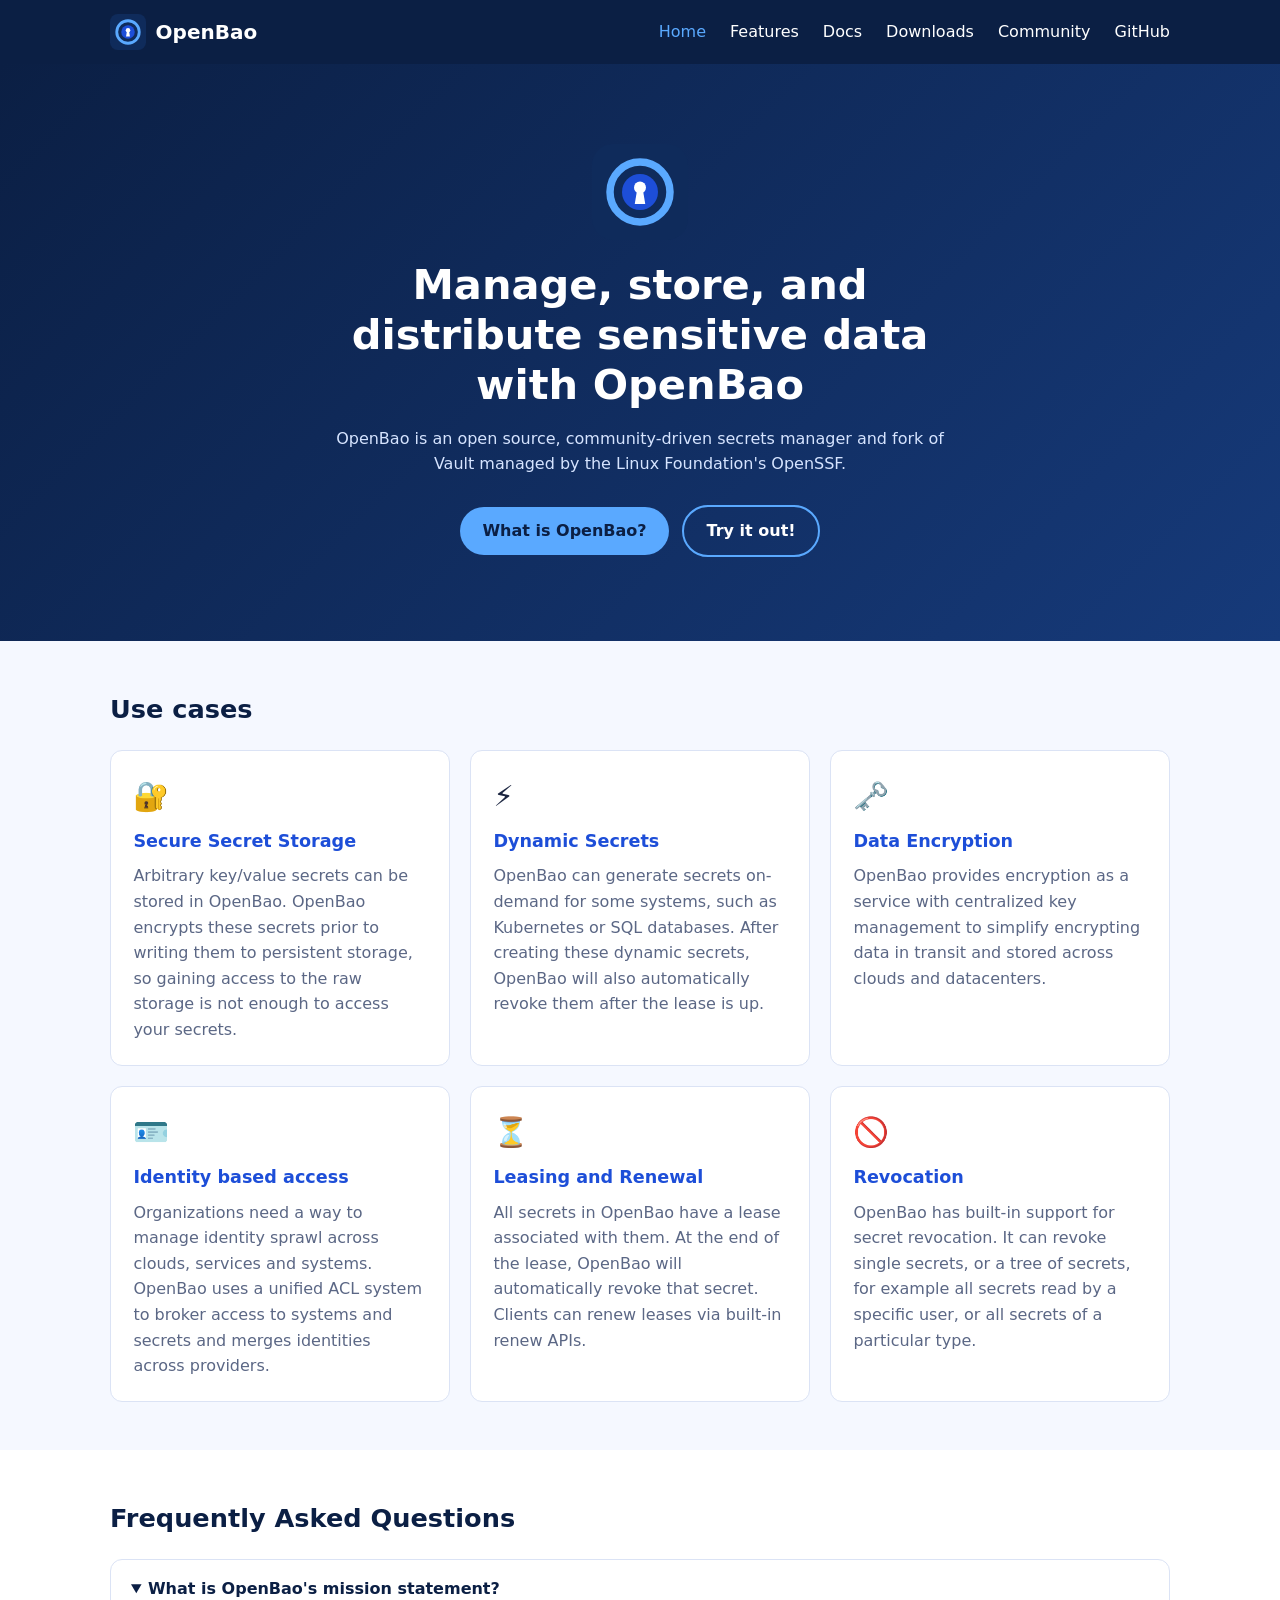
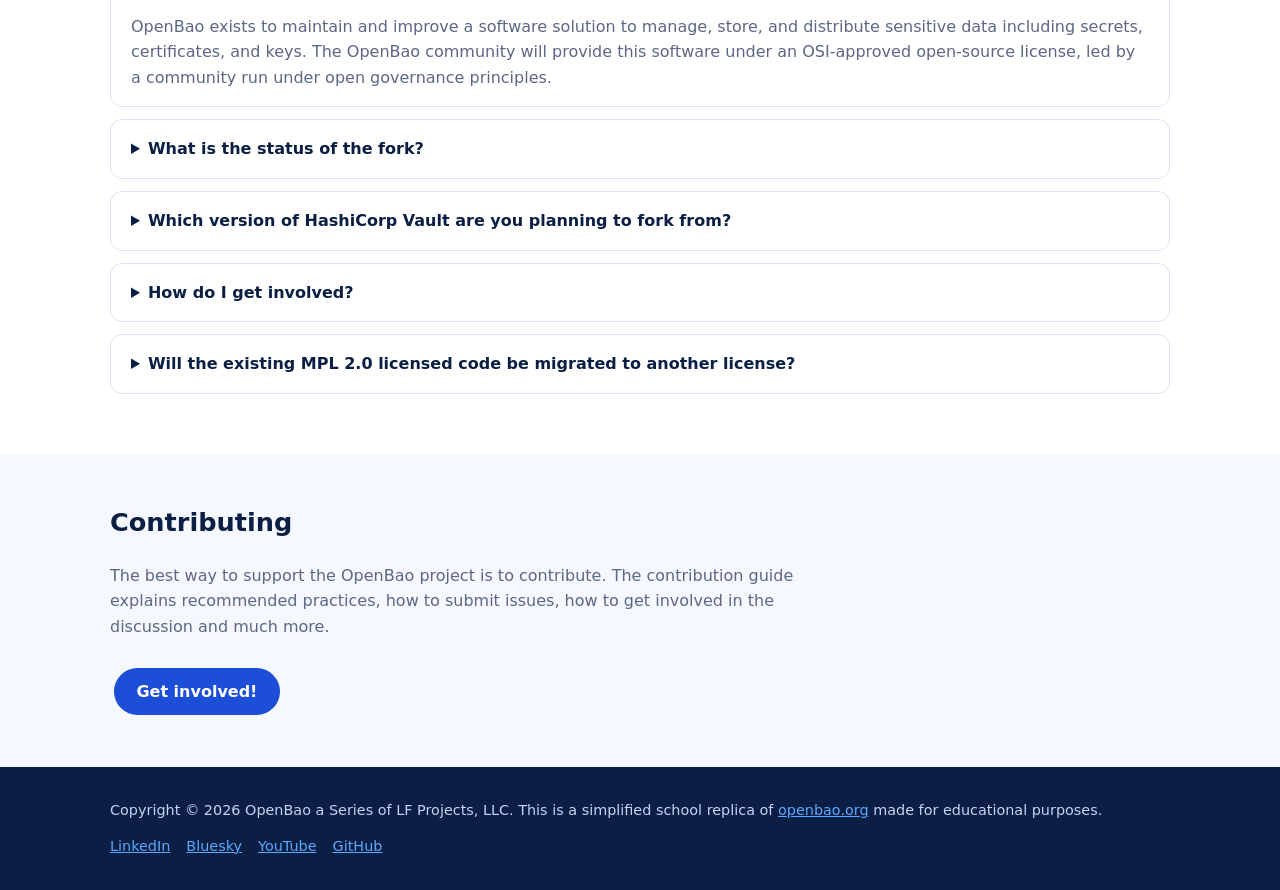
<file: index.html>
<!DOCTYPE html>
<html lang="en">
<head>
  <!-- Codificación y adaptación a móviles (necesario para que sea responsivo) -->
  <meta charset="UTF-8">
  <meta name="viewport" content="width=device-width, initial-scale=1.0">
  <meta name="description" content="OpenBao is an open source, community-driven fork of HashiCorp Vault managed by the Linux Foundation to manage, store, and distribute sensitive data.">
  <!-- Título de la pestaña del navegador -->
  <title>OpenBao</title>
  <!-- Favicon (icono de la pestaña) -->
  <link rel="icon" type="image/svg+xml" href="img/favicon.svg">
  <!-- Hoja de estilos -->
  <link rel="stylesheet" href="css/style.css">
  <!-- Script del menú móvil (defer: se ejecuta cuando carga el HTML) -->
  <script src="js/main.js" defer></script>
</head>
<body>
  <!-- ===== CABECERA CON LOGO Y MENÚ (igual en todas las páginas) ===== -->
  <header class="cabecera">
    <div class="contenedor">
      <a class="marca" href="index.html"><img src="img/logo.svg" alt="OpenBao logo">OpenBao</a>
      <!-- Botón hamburguesa (solo se ve en móvil) -->
      <button class="boton-menu" id="boton-menu" aria-label="Open menu" aria-expanded="false">&#9776;</button>
      <nav aria-label="Main">
        <ul class="menu" id="menu">
        <li><a href="index.html" class="activo" aria-current="page">Home</a></li>
        <li><a href="caracteristicas.html">Features</a></li>
        <li><a href="documentacion.html">Docs</a></li>
        <li><a href="descargas.html">Downloads</a></li>
        <li><a href="comunidad.html">Community</a></li>
          <li><a href="https://github.com/openbao/openbao" target="_blank" rel="noopener">GitHub</a></li>
        </ul>
      </nav>
    </div>
  </header>

  <main id="contenido">
    <!-- ===== PORTADA (HERO) ===== -->
    <div class="hero">
      <div class="contenedor">
        <img class="hero-logo" src="img/logo.svg" alt="">
        <h1>Manage, store, and distribute sensitive data with OpenBao</h1>
        <p>OpenBao is an open source, community-driven secrets manager and fork of Vault managed by the Linux Foundation's OpenSSF.</p>
        <a class="boton boton-principal" href="documentacion.html">What is OpenBao?</a>
        <a class="boton boton-secundario" href="descargas.html">Try it out!</a>
      </div>
    </div>

    <!-- ===== CASOS DE USO: 6 tarjetas (1 columna en móvil, 2 en tablet, 3 en escritorio) ===== -->
    <section>
      <div class="contenedor">
        <h2>Use cases</h2>
        <div class="rejilla tres">
        <article class="tarjeta">
          <div class="icono" aria-hidden="true">🔐</div>
          <h3>Secure Secret Storage</h3>
          <p>Arbitrary key/value secrets can be stored in OpenBao. OpenBao encrypts these secrets prior to writing them to persistent storage, so gaining access to the raw storage is not enough to access your secrets.</p>
        </article>
        <article class="tarjeta">
          <div class="icono" aria-hidden="true">⚡</div>
          <h3>Dynamic Secrets</h3>
          <p>OpenBao can generate secrets on-demand for some systems, such as Kubernetes or SQL databases. After creating these dynamic secrets, OpenBao will also automatically revoke them after the lease is up.</p>
        </article>
        <article class="tarjeta">
          <div class="icono" aria-hidden="true">🗝️</div>
          <h3>Data Encryption</h3>
          <p>OpenBao provides encryption as a service with centralized key management to simplify encrypting data in transit and stored across clouds and datacenters.</p>
        </article>
        <article class="tarjeta">
          <div class="icono" aria-hidden="true">🪪</div>
          <h3>Identity based access</h3>
          <p>Organizations need a way to manage identity sprawl across clouds, services and systems. OpenBao uses a unified ACL system to broker access to systems and secrets and merges identities across providers.</p>
        </article>
        <article class="tarjeta">
          <div class="icono" aria-hidden="true">⏳</div>
          <h3>Leasing and Renewal</h3>
          <p>All secrets in OpenBao have a lease associated with them. At the end of the lease, OpenBao will automatically revoke that secret. Clients can renew leases via built-in renew APIs.</p>
        </article>
        <article class="tarjeta">
          <div class="icono" aria-hidden="true">🚫</div>
          <h3>Revocation</h3>
          <p>OpenBao has built-in support for secret revocation. It can revoke single secrets, or a tree of secrets, for example all secrets read by a specific user, or all secrets of a particular type.</p>
        </article>
        </div>
      </div>
    </section>

    <!-- ===== PREGUNTAS FRECUENTES (desplegables con <details>) ===== -->
    <section class="fondo-blanco">
      <div class="contenedor">
        <h2>Frequently Asked Questions</h2>
      <details open>
        <summary>What is OpenBao's mission statement?</summary>
        <p>OpenBao exists to maintain and improve a software solution to manage, store, and distribute sensitive data including secrets, certificates, and keys. The OpenBao community will provide this software under an OSI-approved open-source license, led by a community run under open governance principles.</p>
      </details>
      <details>
        <summary>What is the status of the fork?</summary>
        <p>OpenBao is an open source, community-driven fork of HashiCorp Vault, managed by the Linux Foundation. See the <a href="comunidad.html">Community</a> page to follow its progress.</p>
      </details>
      <details>
        <summary>Which version of HashiCorp Vault are you planning to fork from?</summary>
        <p>OpenBao is based on the last version of Vault released under the MPL 2.0 license. Check the official documentation for the exact details.</p>
      </details>
      <details>
        <summary>How do I get involved?</summary>
        <p>The best way is to contribute: open issues, join the discussion and send code through the project's GitHub repository. See the <a href="comunidad.html">Community</a> page.</p>
      </details>
      <details>
        <summary>Will the existing MPL 2.0 licensed code be migrated to another license?</summary>
        <p>No. The OpenBao project keeps the existing MPL 2.0 licensed code under its open-source license. Check the official project policies for details.</p>
      </details>
      </div>
    </section>

    <!-- ===== CÓMO CONTRIBUIR ===== -->
    <section>
      <div class="contenedor">
        <h2>Contributing</h2>
        <p class="intro">The best way to support the OpenBao project is to contribute. The contribution guide explains recommended practices, how to submit issues, how to get involved in the discussion and much more.</p>
        <a class="boton boton-azul" href="https://github.com/openbao/openbao/blob/main/CONTRIBUTING.md" target="_blank" rel="noopener">Get involved!</a>
      </div>
    </section>
  </main>

  <!-- ===== PIE DE PÁGINA (igual en todas las páginas) ===== -->
  <footer class="pie">
    <div class="contenedor">
      <p>Copyright &copy; 2026 OpenBao a Series of LF Projects, LLC. This is a simplified school replica of
      <a href="https://openbao.org" target="_blank" rel="noopener">openbao.org</a> made for educational purposes.</p>
      <div class="redes">
        <a href="https://linkedin.com/company/openbao" target="_blank" rel="noopener">LinkedIn</a>
        <a href="https://bsky.app/profile/openbao-official.bsky.social" target="_blank" rel="noopener">Bluesky</a>
        <a href="https://www.youtube.com/@OpenBao" target="_blank" rel="noopener">YouTube</a>
        <a href="https://github.com/openbao/openbao" target="_blank" rel="noopener">GitHub</a>
      </div>
    </div>
  </footer>
</body>
</html>
</file>
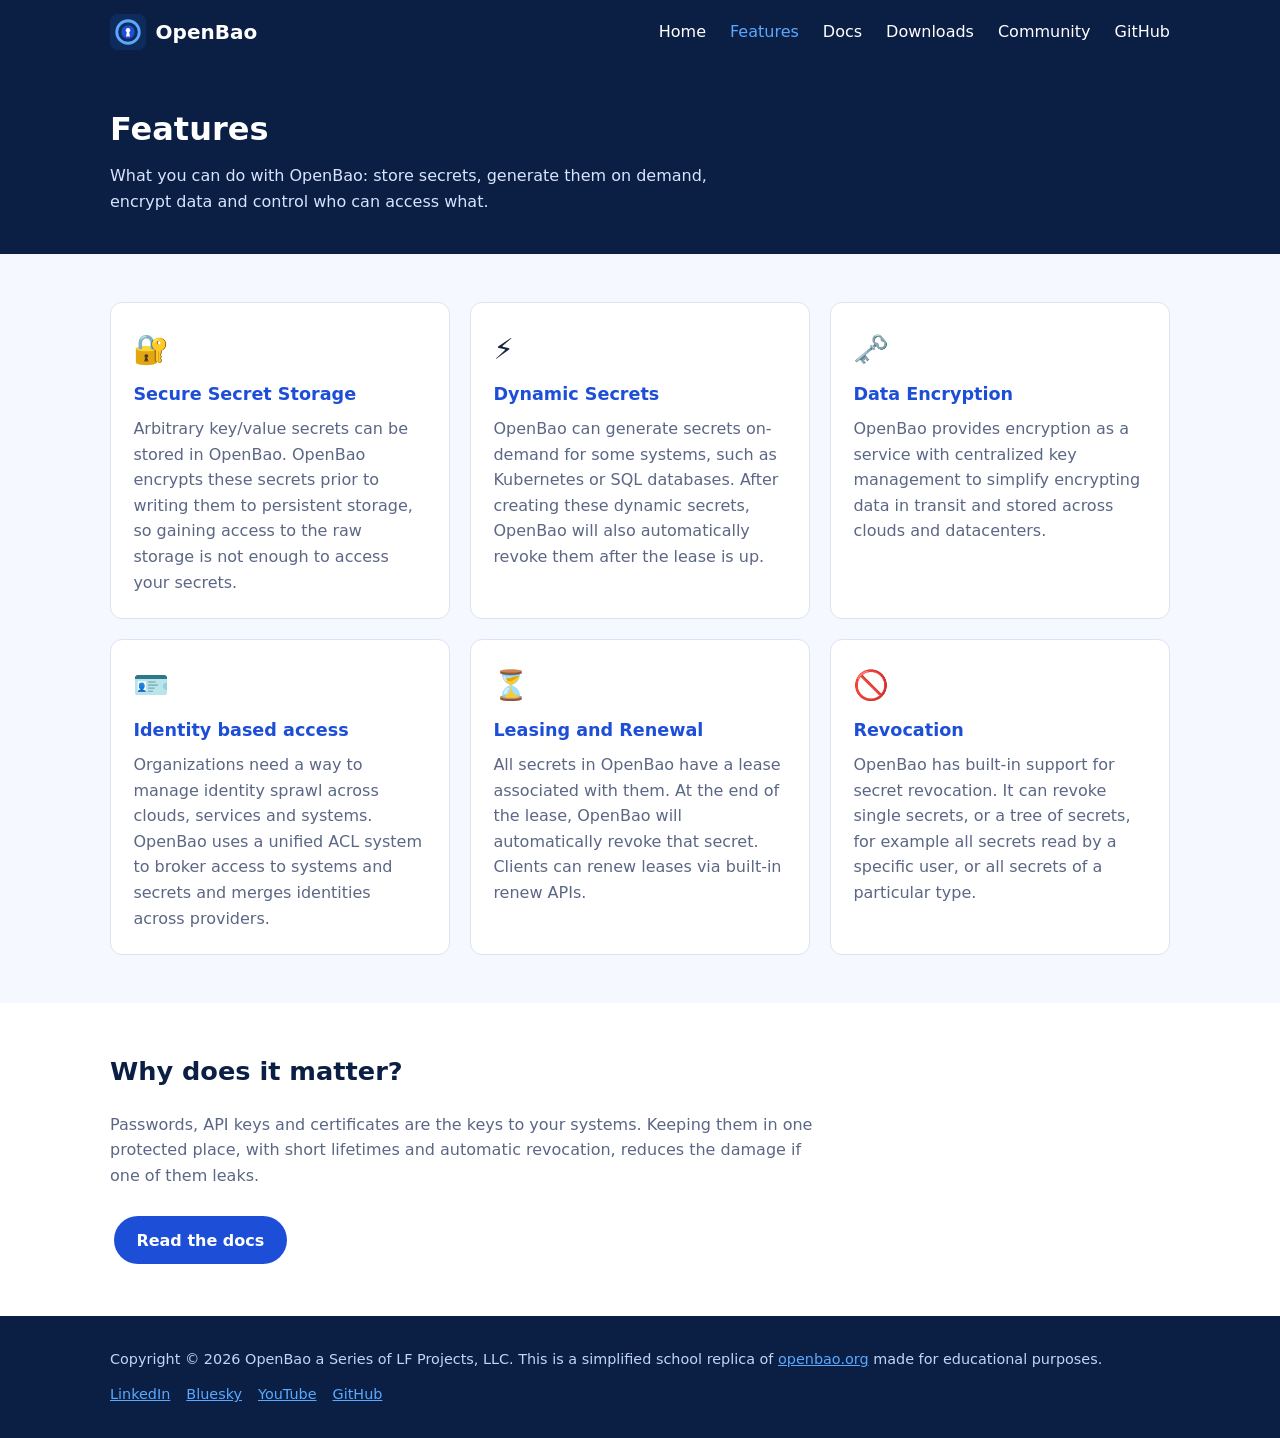
<file: caracteristicas.html>
<!DOCTYPE html>
<html lang="en">
<head>
  <!-- Codificación y adaptación a móviles (necesario para que sea responsivo) -->
  <meta charset="UTF-8">
  <meta name="viewport" content="width=device-width, initial-scale=1.0">
  <meta name="description" content="Use cases of OpenBao: secret storage, dynamic secrets, encryption, identity-based access, leasing and revocation.">
  <!-- Título de la pestaña del navegador -->
  <title>Features | OpenBao</title>
  <!-- Favicon (icono de la pestaña) -->
  <link rel="icon" type="image/svg+xml" href="img/favicon.svg">
  <!-- Hoja de estilos -->
  <link rel="stylesheet" href="css/style.css">
  <!-- Script del menú móvil (defer: se ejecuta cuando carga el HTML) -->
  <script src="js/main.js" defer></script>
</head>
<body>
  <!-- ===== CABECERA CON LOGO Y MENÚ (igual en todas las páginas) ===== -->
  <header class="cabecera">
    <div class="contenedor">
      <a class="marca" href="index.html"><img src="img/logo.svg" alt="OpenBao logo">OpenBao</a>
      <!-- Botón hamburguesa (solo se ve en móvil) -->
      <button class="boton-menu" id="boton-menu" aria-label="Open menu" aria-expanded="false">&#9776;</button>
      <nav aria-label="Main">
        <ul class="menu" id="menu">
        <li><a href="index.html">Home</a></li>
        <li><a href="caracteristicas.html" class="activo" aria-current="page">Features</a></li>
        <li><a href="documentacion.html">Docs</a></li>
        <li><a href="descargas.html">Downloads</a></li>
        <li><a href="comunidad.html">Community</a></li>
          <li><a href="https://github.com/openbao/openbao" target="_blank" rel="noopener">GitHub</a></li>
        </ul>
      </nav>
    </div>
  </header>

  <main id="contenido">
    <div class="cabecera-pagina"><div class="contenedor">
      <h1>Features</h1>
      <p>What you can do with OpenBao: store secrets, generate them on demand, encrypt data and control who can access what.</p>
    </div></div>
    <section>
      <div class="contenedor">
        <div class="rejilla tres">
        <article class="tarjeta">
          <div class="icono" aria-hidden="true">🔐</div>
          <h3>Secure Secret Storage</h3>
          <p>Arbitrary key/value secrets can be stored in OpenBao. OpenBao encrypts these secrets prior to writing them to persistent storage, so gaining access to the raw storage is not enough to access your secrets.</p>
        </article>
        <article class="tarjeta">
          <div class="icono" aria-hidden="true">⚡</div>
          <h3>Dynamic Secrets</h3>
          <p>OpenBao can generate secrets on-demand for some systems, such as Kubernetes or SQL databases. After creating these dynamic secrets, OpenBao will also automatically revoke them after the lease is up.</p>
        </article>
        <article class="tarjeta">
          <div class="icono" aria-hidden="true">🗝️</div>
          <h3>Data Encryption</h3>
          <p>OpenBao provides encryption as a service with centralized key management to simplify encrypting data in transit and stored across clouds and datacenters.</p>
        </article>
        <article class="tarjeta">
          <div class="icono" aria-hidden="true">🪪</div>
          <h3>Identity based access</h3>
          <p>Organizations need a way to manage identity sprawl across clouds, services and systems. OpenBao uses a unified ACL system to broker access to systems and secrets and merges identities across providers.</p>
        </article>
        <article class="tarjeta">
          <div class="icono" aria-hidden="true">⏳</div>
          <h3>Leasing and Renewal</h3>
          <p>All secrets in OpenBao have a lease associated with them. At the end of the lease, OpenBao will automatically revoke that secret. Clients can renew leases via built-in renew APIs.</p>
        </article>
        <article class="tarjeta">
          <div class="icono" aria-hidden="true">🚫</div>
          <h3>Revocation</h3>
          <p>OpenBao has built-in support for secret revocation. It can revoke single secrets, or a tree of secrets, for example all secrets read by a specific user, or all secrets of a particular type.</p>
        </article>
        </div>
      </div>
    </section>
    <section class="fondo-blanco">
      <div class="contenedor">
        <h2>Why does it matter?</h2>
        <p class="intro">Passwords, API keys and certificates are the keys to your systems. Keeping them in one protected place, with short lifetimes and automatic revocation, reduces the damage if one of them leaks.</p>
        <a class="boton boton-azul" href="documentacion.html">Read the docs</a>
      </div>
    </section>
  </main>

  <!-- ===== PIE DE PÁGINA (igual en todas las páginas) ===== -->
  <footer class="pie">
    <div class="contenedor">
      <p>Copyright &copy; 2026 OpenBao a Series of LF Projects, LLC. This is a simplified school replica of
      <a href="https://openbao.org" target="_blank" rel="noopener">openbao.org</a> made for educational purposes.</p>
      <div class="redes">
        <a href="https://linkedin.com/company/openbao" target="_blank" rel="noopener">LinkedIn</a>
        <a href="https://bsky.app/profile/openbao-official.bsky.social" target="_blank" rel="noopener">Bluesky</a>
        <a href="https://www.youtube.com/@OpenBao" target="_blank" rel="noopener">YouTube</a>
        <a href="https://github.com/openbao/openbao" target="_blank" rel="noopener">GitHub</a>
      </div>
    </div>
  </footer>
</body>
</html>
</file>
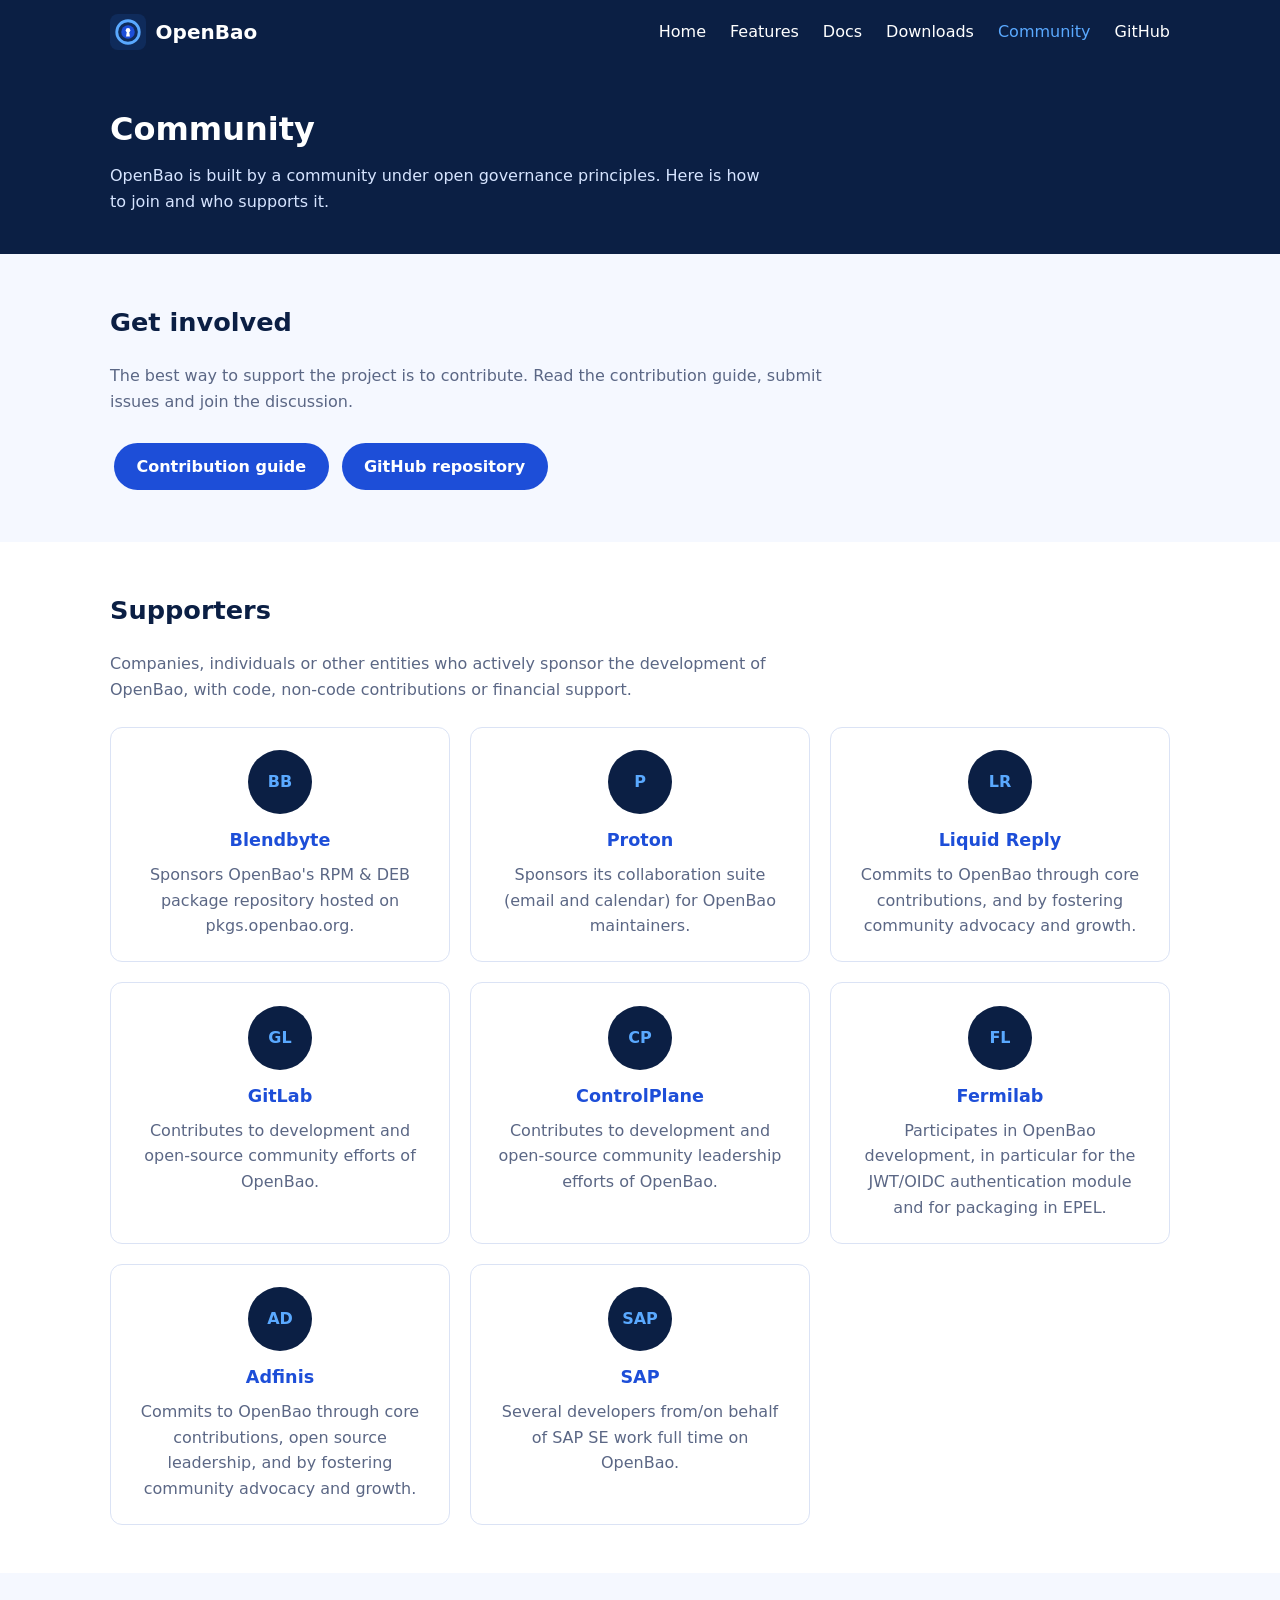
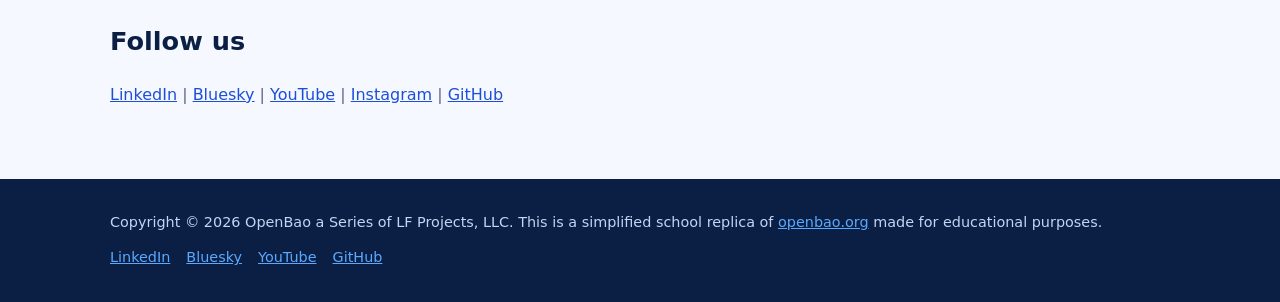
<file: comunidad.html>
<!DOCTYPE html>
<html lang="en">
<head>
  <!-- Codificación y adaptación a móviles (necesario para que sea responsivo) -->
  <meta charset="UTF-8">
  <meta name="viewport" content="width=device-width, initial-scale=1.0">
  <meta name="description" content="Join the OpenBao community and meet its supporters.">
  <!-- Título de la pestaña del navegador -->
  <title>Community | OpenBao</title>
  <!-- Favicon (icono de la pestaña) -->
  <link rel="icon" type="image/svg+xml" href="img/favicon.svg">
  <!-- Hoja de estilos -->
  <link rel="stylesheet" href="css/style.css">
  <!-- Script del menú móvil (defer: se ejecuta cuando carga el HTML) -->
  <script src="js/main.js" defer></script>
</head>
<body>
  <!-- ===== CABECERA CON LOGO Y MENÚ (igual en todas las páginas) ===== -->
  <header class="cabecera">
    <div class="contenedor">
      <a class="marca" href="index.html"><img src="img/logo.svg" alt="OpenBao logo">OpenBao</a>
      <!-- Botón hamburguesa (solo se ve en móvil) -->
      <button class="boton-menu" id="boton-menu" aria-label="Open menu" aria-expanded="false">&#9776;</button>
      <nav aria-label="Main">
        <ul class="menu" id="menu">
        <li><a href="index.html">Home</a></li>
        <li><a href="caracteristicas.html">Features</a></li>
        <li><a href="documentacion.html">Docs</a></li>
        <li><a href="descargas.html">Downloads</a></li>
        <li><a href="comunidad.html" class="activo" aria-current="page">Community</a></li>
          <li><a href="https://github.com/openbao/openbao" target="_blank" rel="noopener">GitHub</a></li>
        </ul>
      </nav>
    </div>
  </header>

  <main id="contenido">
    <div class="cabecera-pagina"><div class="contenedor">
      <h1>Community</h1>
      <p>OpenBao is built by a community under open governance principles. Here is how to join and who supports it.</p>
    </div></div>

    <section>
      <div class="contenedor">
        <h2>Get involved</h2>
        <p class="intro">The best way to support the project is to contribute. Read the contribution guide, submit issues and join the discussion.</p>
        <a class="boton boton-azul" href="https://github.com/openbao/openbao/blob/main/CONTRIBUTING.md" target="_blank" rel="noopener">Contribution guide</a>
        <a class="boton boton-azul" href="https://github.com/openbao/openbao" target="_blank" rel="noopener">GitHub repository</a>
      </div>
    </section>

    <section class="fondo-blanco">
      <div class="contenedor">
        <h2>Supporters</h2>
        <p class="intro">Companies, individuals or other entities who actively sponsor the development of OpenBao, with code, non-code contributions or financial support.</p>
        <div class="rejilla tres">
          <article class="tarjeta patrocinador">
            <div class="sigla" aria-hidden="true">BB</div>
            <h3>Blendbyte</h3>
            <p>Sponsors OpenBao's RPM &amp; DEB package repository hosted on pkgs.openbao.org.</p>
          </article>
          <article class="tarjeta patrocinador">
            <div class="sigla" aria-hidden="true">P</div>
            <h3>Proton</h3>
            <p>Sponsors its collaboration suite (email and calendar) for OpenBao maintainers.</p>
          </article>
          <article class="tarjeta patrocinador">
            <div class="sigla" aria-hidden="true">LR</div>
            <h3>Liquid Reply</h3>
            <p>Commits to OpenBao through core contributions, and by fostering community advocacy and growth.</p>
          </article>
          <article class="tarjeta patrocinador">
            <div class="sigla" aria-hidden="true">GL</div>
            <h3>GitLab</h3>
            <p>Contributes to development and open-source community efforts of OpenBao.</p>
          </article>
          <article class="tarjeta patrocinador">
            <div class="sigla" aria-hidden="true">CP</div>
            <h3>ControlPlane</h3>
            <p>Contributes to development and open-source community leadership efforts of OpenBao.</p>
          </article>
          <article class="tarjeta patrocinador">
            <div class="sigla" aria-hidden="true">FL</div>
            <h3>Fermilab</h3>
            <p>Participates in OpenBao development, in particular for the JWT/OIDC authentication module and for packaging in EPEL.</p>
          </article>
          <article class="tarjeta patrocinador">
            <div class="sigla" aria-hidden="true">AD</div>
            <h3>Adfinis</h3>
            <p>Commits to OpenBao through core contributions, open source leadership, and by fostering community advocacy and growth.</p>
          </article>
          <article class="tarjeta patrocinador">
            <div class="sigla" aria-hidden="true">SAP</div>
            <h3>SAP</h3>
            <p>Several developers from/on behalf of SAP SE work full time on OpenBao.</p>
          </article>
        </div>
      </div>
    </section>

    <section>
      <div class="contenedor">
        <h2>Follow us</h2>
        <p class="intro">
          <a href="https://linkedin.com/company/openbao" target="_blank" rel="noopener">LinkedIn</a> |
          <a href="https://bsky.app/profile/openbao-official.bsky.social" target="_blank" rel="noopener">Bluesky</a> |
          <a href="https://www.youtube.com/@OpenBao" target="_blank" rel="noopener">YouTube</a> |
          <a href="https://www.instagram.com/openbao.official/" target="_blank" rel="noopener">Instagram</a> |
          <a href="https://github.com/openbao/openbao" target="_blank" rel="noopener">GitHub</a>
        </p>
      </div>
    </section>
  </main>

  <!-- ===== PIE DE PÁGINA (igual en todas las páginas) ===== -->
  <footer class="pie">
    <div class="contenedor">
      <p>Copyright &copy; 2026 OpenBao a Series of LF Projects, LLC. This is a simplified school replica of
      <a href="https://openbao.org" target="_blank" rel="noopener">openbao.org</a> made for educational purposes.</p>
      <div class="redes">
        <a href="https://linkedin.com/company/openbao" target="_blank" rel="noopener">LinkedIn</a>
        <a href="https://bsky.app/profile/openbao-official.bsky.social" target="_blank" rel="noopener">Bluesky</a>
        <a href="https://www.youtube.com/@OpenBao" target="_blank" rel="noopener">YouTube</a>
        <a href="https://github.com/openbao/openbao" target="_blank" rel="noopener">GitHub</a>
      </div>
    </div>
  </footer>
</body>
</html>
</file>
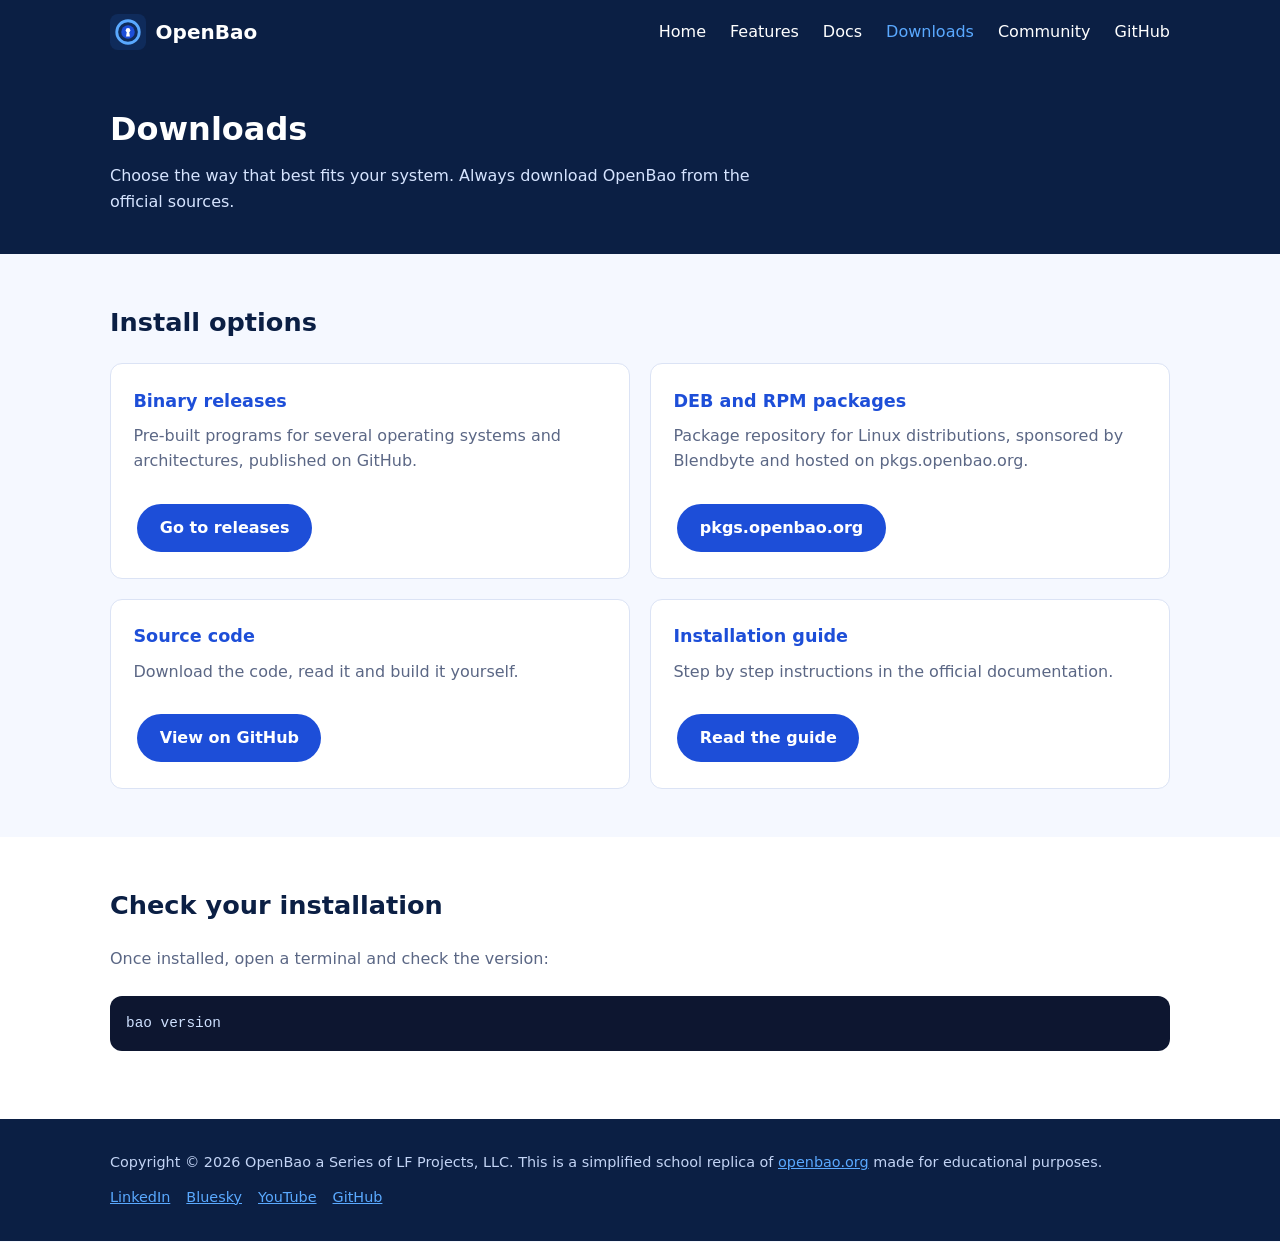
<file: descargas.html>
<!DOCTYPE html>
<html lang="en">
<head>
  <!-- Codificación y adaptación a móviles (necesario para que sea responsivo) -->
  <meta charset="UTF-8">
  <meta name="viewport" content="width=device-width, initial-scale=1.0">
  <meta name="description" content="How to download and install OpenBao.">
  <!-- Título de la pestaña del navegador -->
  <title>Downloads | OpenBao</title>
  <!-- Favicon (icono de la pestaña) -->
  <link rel="icon" type="image/svg+xml" href="img/favicon.svg">
  <!-- Hoja de estilos -->
  <link rel="stylesheet" href="css/style.css">
  <!-- Script del menú móvil (defer: se ejecuta cuando carga el HTML) -->
  <script src="js/main.js" defer></script>
</head>
<body>
  <!-- ===== CABECERA CON LOGO Y MENÚ (igual en todas las páginas) ===== -->
  <header class="cabecera">
    <div class="contenedor">
      <a class="marca" href="index.html"><img src="img/logo.svg" alt="OpenBao logo">OpenBao</a>
      <!-- Botón hamburguesa (solo se ve en móvil) -->
      <button class="boton-menu" id="boton-menu" aria-label="Open menu" aria-expanded="false">&#9776;</button>
      <nav aria-label="Main">
        <ul class="menu" id="menu">
        <li><a href="index.html">Home</a></li>
        <li><a href="caracteristicas.html">Features</a></li>
        <li><a href="documentacion.html">Docs</a></li>
        <li><a href="descargas.html" class="activo" aria-current="page">Downloads</a></li>
        <li><a href="comunidad.html">Community</a></li>
          <li><a href="https://github.com/openbao/openbao" target="_blank" rel="noopener">GitHub</a></li>
        </ul>
      </nav>
    </div>
  </header>

  <main id="contenido">
    <div class="cabecera-pagina"><div class="contenedor">
      <h1>Downloads</h1>
      <p>Choose the way that best fits your system. Always download OpenBao from the official sources.</p>
    </div></div>

    <section>
      <div class="contenedor">
        <h2>Install options</h2>
        <div class="rejilla">
          <article class="tarjeta"><h3>Binary releases</h3><p>Pre-built programs for several operating systems and architectures, published on GitHub.</p><br>
            <a class="boton boton-azul" href="https://github.com/openbao/openbao/releases" target="_blank" rel="noopener">Go to releases</a></article>
          <article class="tarjeta"><h3>DEB and RPM packages</h3><p>Package repository for Linux distributions, sponsored by Blendbyte and hosted on pkgs.openbao.org.</p><br>
            <a class="boton boton-azul" href="https://pkgs.openbao.org" target="_blank" rel="noopener">pkgs.openbao.org</a></article>
          <article class="tarjeta"><h3>Source code</h3><p>Download the code, read it and build it yourself.</p><br>
            <a class="boton boton-azul" href="https://github.com/openbao/openbao" target="_blank" rel="noopener">View on GitHub</a></article>
          <article class="tarjeta"><h3>Installation guide</h3><p>Step by step instructions in the official documentation.</p><br>
            <a class="boton boton-azul" href="https://openbao.org/docs/install/" target="_blank" rel="noopener">Read the guide</a></article>
        </div>
      </div>
    </section>

    <section class="fondo-blanco">
      <div class="contenedor">
        <h2>Check your installation</h2>
        <p class="intro">Once installed, open a terminal and check the version:</p>
        <pre><code>bao version</code></pre>
      </div>
    </section>
  </main>

  <!-- ===== PIE DE PÁGINA (igual en todas las páginas) ===== -->
  <footer class="pie">
    <div class="contenedor">
      <p>Copyright &copy; 2026 OpenBao a Series of LF Projects, LLC. This is a simplified school replica of
      <a href="https://openbao.org" target="_blank" rel="noopener">openbao.org</a> made for educational purposes.</p>
      <div class="redes">
        <a href="https://linkedin.com/company/openbao" target="_blank" rel="noopener">LinkedIn</a>
        <a href="https://bsky.app/profile/openbao-official.bsky.social" target="_blank" rel="noopener">Bluesky</a>
        <a href="https://www.youtube.com/@OpenBao" target="_blank" rel="noopener">YouTube</a>
        <a href="https://github.com/openbao/openbao" target="_blank" rel="noopener">GitHub</a>
      </div>
    </div>
  </footer>
</body>
</html>
</file>
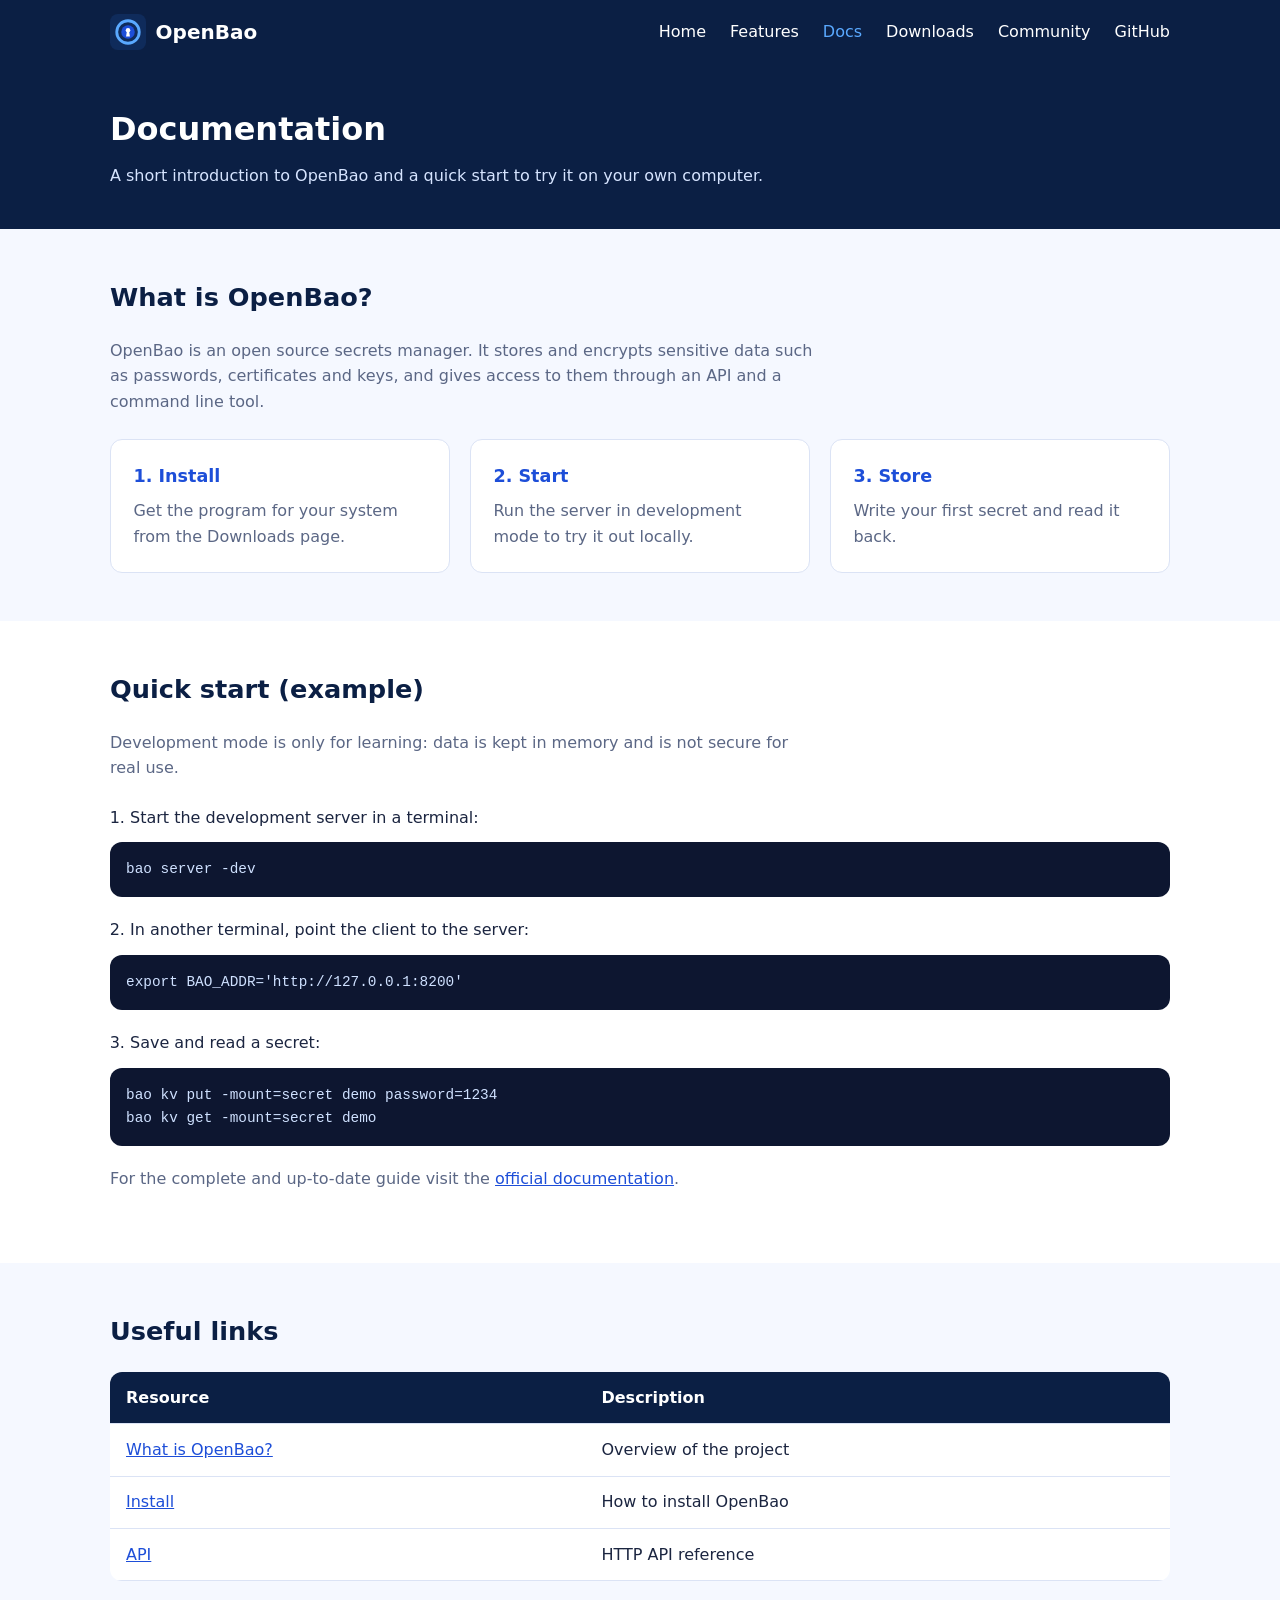
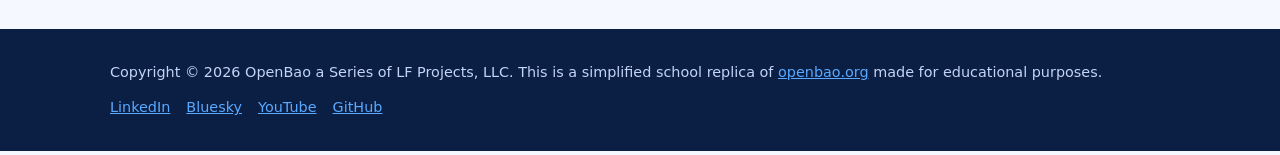
<file: documentacion.html>
<!DOCTYPE html>
<html lang="en">
<head>
  <!-- Codificación y adaptación a móviles (necesario para que sea responsivo) -->
  <meta charset="UTF-8">
  <meta name="viewport" content="width=device-width, initial-scale=1.0">
  <meta name="description" content="Introduction and quick start for OpenBao.">
  <!-- Título de la pestaña del navegador -->
  <title>Docs | OpenBao</title>
  <!-- Favicon (icono de la pestaña) -->
  <link rel="icon" type="image/svg+xml" href="img/favicon.svg">
  <!-- Hoja de estilos -->
  <link rel="stylesheet" href="css/style.css">
  <!-- Script del menú móvil (defer: se ejecuta cuando carga el HTML) -->
  <script src="js/main.js" defer></script>
</head>
<body>
  <!-- ===== CABECERA CON LOGO Y MENÚ (igual en todas las páginas) ===== -->
  <header class="cabecera">
    <div class="contenedor">
      <a class="marca" href="index.html"><img src="img/logo.svg" alt="OpenBao logo">OpenBao</a>
      <!-- Botón hamburguesa (solo se ve en móvil) -->
      <button class="boton-menu" id="boton-menu" aria-label="Open menu" aria-expanded="false">&#9776;</button>
      <nav aria-label="Main">
        <ul class="menu" id="menu">
        <li><a href="index.html">Home</a></li>
        <li><a href="caracteristicas.html">Features</a></li>
        <li><a href="documentacion.html" class="activo" aria-current="page">Docs</a></li>
        <li><a href="descargas.html">Downloads</a></li>
        <li><a href="comunidad.html">Community</a></li>
          <li><a href="https://github.com/openbao/openbao" target="_blank" rel="noopener">GitHub</a></li>
        </ul>
      </nav>
    </div>
  </header>

  <main id="contenido">
    <div class="cabecera-pagina"><div class="contenedor">
      <h1>Documentation</h1>
      <p>A short introduction to OpenBao and a quick start to try it on your own computer.</p>
    </div></div>

    <section>
      <div class="contenedor">
        <h2>What is OpenBao?</h2>
        <p class="intro">OpenBao is an open source secrets manager. It stores and encrypts sensitive data such as passwords, certificates and keys, and gives access to them through an API and a command line tool.</p>
        <div class="rejilla tres">
          <article class="tarjeta"><h3>1. Install</h3><p>Get the program for your system from the Downloads page.</p></article>
          <article class="tarjeta"><h3>2. Start</h3><p>Run the server in development mode to try it out locally.</p></article>
          <article class="tarjeta"><h3>3. Store</h3><p>Write your first secret and read it back.</p></article>
        </div>
      </div>
    </section>

    <section class="fondo-blanco">
      <div class="contenedor">
        <h2>Quick start (example)</h2>
        <p class="intro">Development mode is only for learning: data is kept in memory and is not secure for real use.</p>
        <ol class="pasos">
          <li>Start the development server in a terminal:</li>
        </ol>
        <pre><code>bao server -dev</code></pre>
        <ol class="pasos" start="2">
          <li>In another terminal, point the client to the server:</li>
        </ol>
        <pre><code>export BAO_ADDR='http://127.0.0.1:8200'</code></pre>
        <ol class="pasos" start="3">
          <li>Save and read a secret:</li>
        </ol>
        <pre><code>bao kv put -mount=secret demo password=1234
bao kv get -mount=secret demo</code></pre>
        <p class="intro">For the complete and up-to-date guide visit the
        <a href="https://openbao.org/docs/" target="_blank" rel="noopener">official documentation</a>.</p>
      </div>
    </section>

    <section>
      <div class="contenedor">
        <h2>Useful links</h2>
        <div class="tabla-scroll">
          <table>
            <thead><tr><th>Resource</th><th>Description</th></tr></thead>
            <tbody>
              <tr><td><a href="https://openbao.org/docs/what-is-openbao/" target="_blank" rel="noopener">What is OpenBao?</a></td><td>Overview of the project</td></tr>
              <tr><td><a href="https://openbao.org/docs/install/" target="_blank" rel="noopener">Install</a></td><td>How to install OpenBao</td></tr>
              <tr><td><a href="https://openbao.org/docs/api/" target="_blank" rel="noopener">API</a></td><td>HTTP API reference</td></tr>
            </tbody>
          </table>
        </div>
      </div>
    </section>
  </main>

  <!-- ===== PIE DE PÁGINA (igual en todas las páginas) ===== -->
  <footer class="pie">
    <div class="contenedor">
      <p>Copyright &copy; 2026 OpenBao a Series of LF Projects, LLC. This is a simplified school replica of
      <a href="https://openbao.org" target="_blank" rel="noopener">openbao.org</a> made for educational purposes.</p>
      <div class="redes">
        <a href="https://linkedin.com/company/openbao" target="_blank" rel="noopener">LinkedIn</a>
        <a href="https://bsky.app/profile/openbao-official.bsky.social" target="_blank" rel="noopener">Bluesky</a>
        <a href="https://www.youtube.com/@OpenBao" target="_blank" rel="noopener">YouTube</a>
        <a href="https://github.com/openbao/openbao" target="_blank" rel="noopener">GitHub</a>
      </div>
    </div>
  </footer>
</body>
</html>
</file>
<file: css/style.css>
/* ==========================================================
   OpenBao (imitación simplificada) - Hoja de estilos única
   Diseño "mobile first": primero móvil, luego pantallas grandes
   ========================================================== */

/* ---- 1. Variables de color y medidas (fáciles de cambiar) ---- */
:root {
  --azul-oscuro: #0b1f44;   /* fondo de cabecera y pie */
  --azul: #1d4ed8;          /* color principal (botones, enlaces) */
  --azul-claro: #5aa9ff;    /* detalles y acentos */
  --fondo: #f5f8ff;         /* fondo general de la página */
  --blanco: #ffffff;
  --texto: #1b2540;         /* texto principal */
  --gris: #5b6785;          /* texto secundario */
  --borde: #dbe3f5;         /* líneas y bordes suaves */
  --radio: 12px;            /* esquinas redondeadas */
  --ancho-max: 1100px;      /* ancho máximo del contenido */
}

/* ---- 2. Reset básico ---- */
* { box-sizing: border-box; margin: 0; padding: 0; }
html { scroll-behavior: smooth; }
body {
  font-family: system-ui, -apple-system, "Segoe UI", Roboto, Arial, sans-serif;
  background: var(--fondo);
  color: var(--texto);
  line-height: 1.6;
}
img { max-width: 100%; height: auto; display: block; } /* imágenes responsivas */
a { color: var(--azul); }
.contenedor { width: 100%; max-width: var(--ancho-max); margin: 0 auto; padding: 0 1.25rem; }

/* ---- 3. Cabecera y menú de navegación ---- */
.cabecera { background: var(--azul-oscuro); position: sticky; top: 0; z-index: 10; }
.cabecera .contenedor {
  display: flex; align-items: center; justify-content: space-between;
  min-height: 64px; flex-wrap: wrap;
}
.marca { display: flex; align-items: center; gap: .6rem; color: var(--blanco); text-decoration: none; font-weight: 700; font-size: 1.25rem; }
.marca img { width: 36px; height: 36px; }

/* Botón hamburguesa: solo visible en móvil */
.boton-menu {
  background: none; border: 1px solid var(--azul-claro); color: var(--blanco);
  font-size: 1.4rem; padding: .15rem .6rem; border-radius: 8px; cursor: pointer;
}
/* Menú: oculto en móvil hasta pulsar el botón (clase "abierto") */
.menu { display: none; width: 100%; list-style: none; padding-bottom: .75rem; }
.menu.abierto { display: block; }
.menu a { display: block; color: var(--blanco); text-decoration: none; padding: .6rem 0; border-bottom: 1px solid rgba(255,255,255,.12); }
.menu a:hover, .menu a.activo { color: var(--azul-claro); }

/* ---- 4. Portada (hero) y cabeceras de página ---- */
.hero { background: linear-gradient(135deg, var(--azul-oscuro), #163a7a); color: var(--blanco); text-align: center; padding: 3.5rem 0; }
.hero h1 { font-size: 1.9rem; line-height: 1.2; max-width: 22ch; margin: 0 auto 1rem; }
.hero p { max-width: 60ch; margin: 0 auto 1.5rem; color: #d6e4ff; }
.hero-logo { width: 96px; height: 96px; margin: 0 auto 1.25rem; }
.cabecera-pagina { background: var(--azul-oscuro); color: var(--blanco); padding: 2.5rem 0; }
.cabecera-pagina h1 { margin-bottom: .5rem; }
.cabecera-pagina p { color: #d6e4ff; max-width: 65ch; }

/* ---- 5. Botones ---- */
.boton { display: inline-block; padding: .7rem 1.4rem; border-radius: 999px; font-weight: 600; text-decoration: none; margin: .25rem; }
.boton-principal { background: var(--azul-claro); color: var(--azul-oscuro); }
.boton-secundario { border: 2px solid var(--azul-claro); color: var(--blanco); }
.boton-principal:hover { background: var(--blanco); }
.boton-secundario:hover { background: rgba(255,255,255,.1); }
.boton-azul { background: var(--azul); color: var(--blanco); }
.boton-azul:hover { background: var(--azul-oscuro); }

/* ---- 6. Secciones y tarjetas ---- */
section { padding: 3rem 0; }
section h2 { font-size: 1.6rem; margin-bottom: 1.25rem; color: var(--azul-oscuro); }
.intro { color: var(--gris); max-width: 70ch; margin-bottom: 1.5rem; }

/* Rejilla: 1 columna en móvil, más columnas en pantallas mayores (ver media queries) */
.rejilla { display: grid; gap: 1.25rem; grid-template-columns: 1fr; }
.tarjeta { background: var(--blanco); border: 1px solid var(--borde); border-radius: var(--radio); padding: 1.4rem; }
.tarjeta h3 { color: var(--azul); margin-bottom: .5rem; font-size: 1.1rem; }
.tarjeta p { color: var(--gris); }
.tarjeta .icono { font-size: 1.8rem; margin-bottom: .5rem; }
.fondo-blanco { background: var(--blanco); }

/* ---- 7. Preguntas frecuentes (elemento <details>, funciona sin JavaScript) ---- */
details { background: var(--blanco); border: 1px solid var(--borde); border-radius: var(--radio); padding: 1rem 1.25rem; margin-bottom: .75rem; }
summary { cursor: pointer; font-weight: 600; color: var(--azul-oscuro); }
details p { margin-top: .75rem; color: var(--gris); }

/* ---- 8. Patrocinadores ---- */
.patrocinador { text-align: center; }
.patrocinador .sigla { width: 64px; height: 64px; border-radius: 50%; background: var(--azul-oscuro); color: var(--azul-claro); display: flex; align-items: center; justify-content: center; font-weight: 700; margin: 0 auto .75rem; }

/* ---- 9. Tablas y bloques de código (Documentación y Descargas) ---- */
.tabla-scroll { overflow-x: auto; } /* la tabla se desplaza en móvil sin romper la página */
table { width: 100%; border-collapse: collapse; background: var(--blanco); border-radius: var(--radio); overflow: hidden; }
th, td { padding: .8rem 1rem; text-align: left; border-bottom: 1px solid var(--borde); }
th { background: var(--azul-oscuro); color: var(--blanco); }
pre { background: #0d1630; color: #cfe1ff; padding: 1rem; border-radius: var(--radio); overflow-x: auto; margin: .75rem 0 1.25rem; font-size: .9rem; }
code { font-family: Consolas, "Courier New", monospace; }
ol.pasos { padding-left: 1.25rem; }
ol.pasos li { margin-bottom: .6rem; }

/* ---- 10. Pie de página ---- */
.pie { background: var(--azul-oscuro); color: #c3d4f5; padding: 2rem 0; font-size: .9rem; }
.pie a { color: var(--azul-claro); }
.pie .redes { margin-top: .75rem; display: flex; flex-wrap: wrap; gap: .5rem 1rem; }

/* ==========================================================
   MEDIA QUERIES: adaptan el diseño a pantallas más grandes
   ========================================================== */

/* Tablet (a partir de 700px): 2 columnas */
@media (min-width: 700px) {
  .rejilla { grid-template-columns: repeat(2, 1fr); }
  .hero h1 { font-size: 2.6rem; }
}

/* Escritorio (a partir de 960px): menú horizontal y 3 columnas */
@media (min-width: 960px) {
  .boton-menu { display: none; }            /* se oculta la hamburguesa */
  .menu { display: flex !important; width: auto; gap: 1.5rem; padding: 0; }
  .menu a { border: none; padding: 0; }
  .rejilla.tres { grid-template-columns: repeat(3, 1fr); }
  .hero { padding: 5rem 0; }
}
</file>
